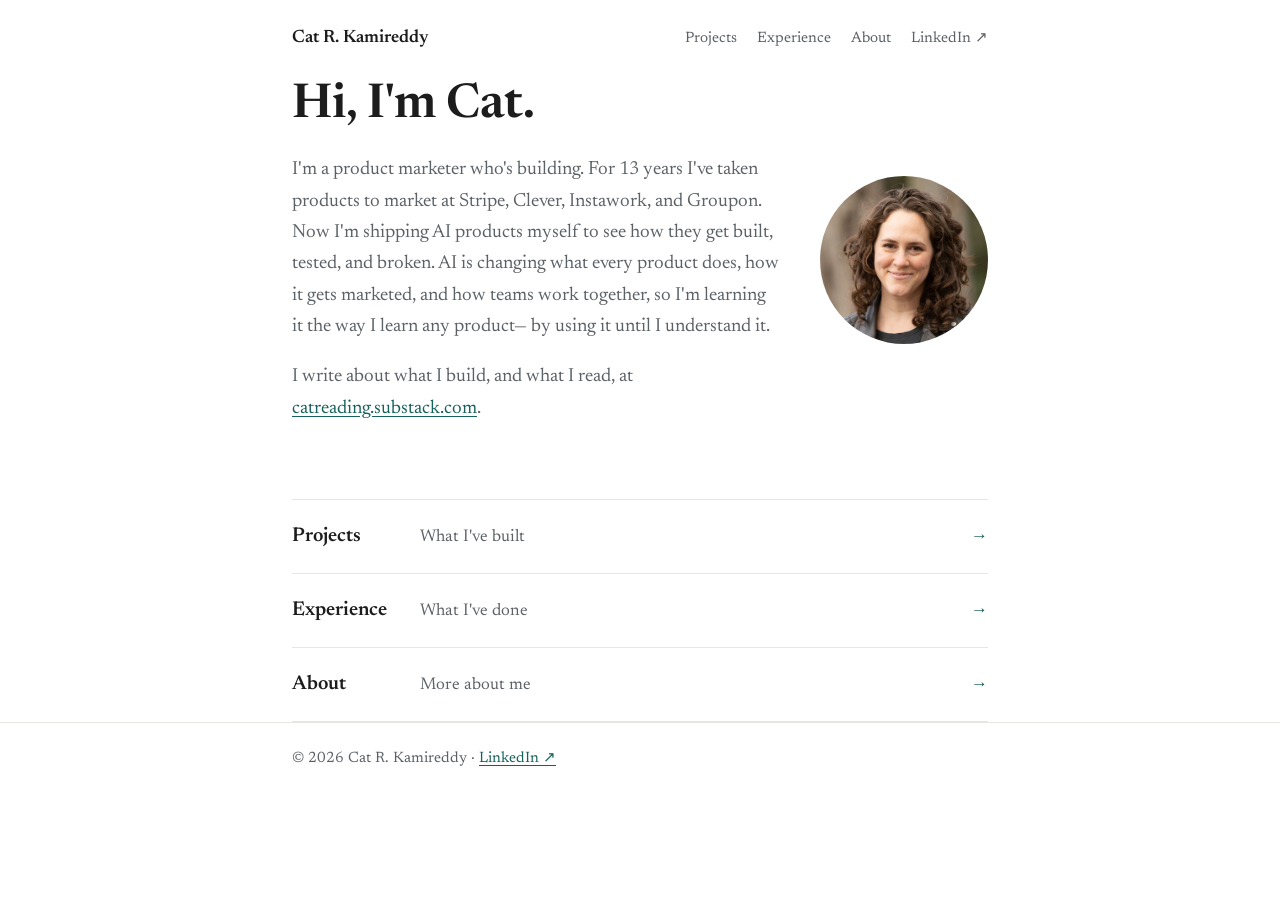
<file: index.html>
<!doctype html>
<html lang="en">
<head>
  <meta charset="utf-8">
  <meta name="viewport" content="width=device-width, initial-scale=1">
  <title>Cat R. Kamireddy</title>
  <meta name="description" content="Cat R. Kamireddy spent 13 years in product marketing and is now on a sabbatical to get hands-on with AI. Projects, experience, and background.">
  <link rel="icon" href="favicon.svg" type="image/svg+xml">
  <link rel="preconnect" href="https://fonts.googleapis.com">
  <link rel="preconnect" href="https://fonts.gstatic.com" crossorigin>
  <link rel="stylesheet" href="https://fonts.googleapis.com/css2?family=Newsreader:ital,opsz,wght@0,6..72,400..600;1,6..72,400..600&display=swap">
  <link rel="stylesheet" href="style.css">
</head>
<body>

  <!-- HEADER: identical on every page except aria-current -->
  <header class="site-header">
    <div class="container">
      <a class="site-name" href="index.html">Cat R. Kamireddy</a>
      <nav class="site-nav" aria-label="Main">
        <a href="projects.html">Projects</a>
        <a href="experience.html">Experience</a>
        <a href="about.html">About</a>
        <a href="https://www.linkedin.com/in/catkamireddy/">LinkedIn ↗</a>
      </nav>
    </div>
  </header>

  <main class="container">
    <div class="intro">
      <div>
        <h1>Hi, I'm Cat.</h1>
        <p class="lede">I'm a product marketer who's building. For 13 years I've taken products to market at Stripe, Clever, Instawork, and Groupon. Now I'm shipping AI products myself to see how they get built, tested, and broken. AI is changing what every product does, how it gets marketed, and how teams work together, so I'm learning it the way I learn any product— by using it until I understand it.</p>
        <p class="lede">I write about what I build, and what I read, at <a href="https://catreading.substack.com/">catreading.substack.com</a>.</p>
      </div>
      <img class="photo" src="images/photo.jpg" alt="Cat R. Kamireddy" width="168" height="168">
    </div>

    <ul class="home-links">
      <li><a href="projects.html"><strong>Projects</strong><span>What I've built</span></a></li>
      <li><a href="experience.html"><strong>Experience</strong><span>What I've done</span></a></li>
      <li><a href="about.html"><strong>About</strong><span>More about me</span></a></li>
    </ul>
  </main>

  <!-- FOOTER: identical on every page -->
  <footer class="site-footer">
    <div class="container">
      © 2026 Cat R. Kamireddy · <a href="https://www.linkedin.com/in/catkamireddy/">LinkedIn ↗</a>
    </div>
  </footer>

  <!-- Cloudflare Web Analytics: cookieless visit counts, read by /admin. The token is public by design. -->
  <script type='module' src='https://static.cloudflareinsights.com/beacon.min.js' data-cf-beacon='{"token": "62c23d77f9214eeeaff887e779476430"}'></script>
</body>
</html>
</file>
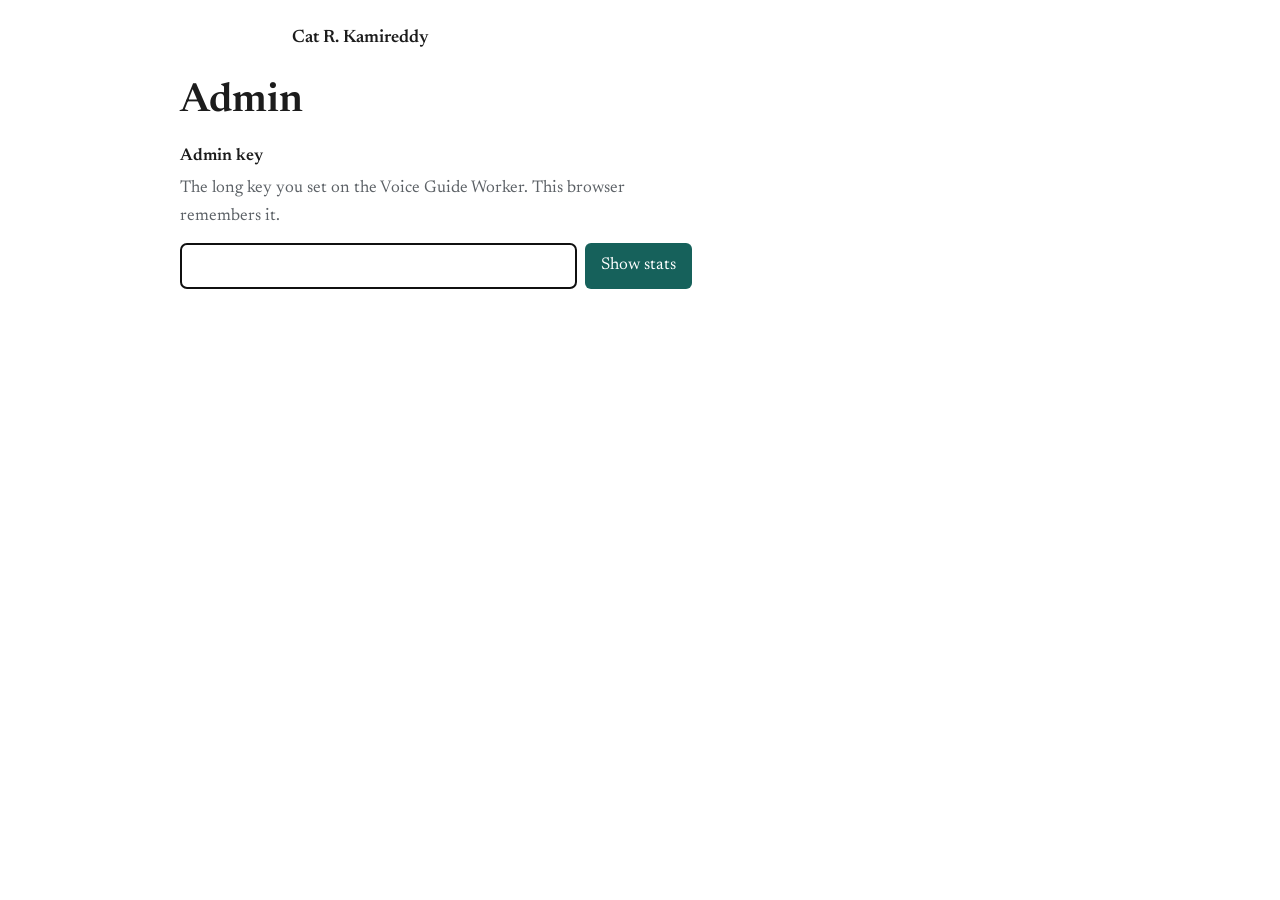
<file: admin/index.html>
<!doctype html>
<html lang="en">
<head>
  <meta charset="utf-8">
  <meta name="viewport" content="width=device-width, initial-scale=1">
  <title>Admin · Cat R. Kamireddy</title>
  <!-- Just for Cat. Keep it out of search results. The page itself holds no
       data: it asks the Voice Guide Worker, which only answers with the key. -->
  <meta name="robots" content="noindex, nofollow">
  <link rel="icon" href="../favicon.svg" type="image/svg+xml">
  <link rel="preconnect" href="https://fonts.googleapis.com">
  <link rel="preconnect" href="https://fonts.gstatic.com" crossorigin>
  <link rel="stylesheet" href="https://fonts.googleapis.com/css2?family=Newsreader:ital,opsz,wght@0,6..72,400..600;1,6..72,400..600&display=swap">
  <link rel="stylesheet" href="../style.css">
  <link rel="stylesheet" href="admin.css">
</head>
<body>

  <header class="site-header">
    <div class="container">
      <a class="site-name" href="../index.html">Cat R. Kamireddy</a>
      <nav class="site-nav" aria-label="Admin">
        <button type="button" class="link-button" id="refresh" hidden>Refresh</button>
        <button type="button" class="link-button" id="forget" hidden>Forget key</button>
      </nav>
    </div>
  </header>

  <main class="container admin">
    <h1>Admin</h1>
    <p class="muted" id="status">Loading…</p>

    <form id="key-form" class="key-form" hidden>
      <label for="key">Admin key</label>
      <p class="muted">The long key you set on the Voice Guide Worker. This browser remembers it.</p>
      <div class="key-row">
        <input id="key" type="password" autocomplete="off" spellcheck="false" required>
        <button type="submit">Show stats</button>
      </div>
      <p class="error" id="key-error" hidden></p>
    </form>

    <div id="report" hidden>
      <section>
        <h2>Worth knowing</h2>
        <ul class="notes" id="notes"></ul>
      </section>

      <section>
        <h2>Visitors</h2>
        <p class="muted" id="visitors-range"></p>
        <div id="visitors"></div>
      </section>

      <section>
        <h2>Voice Guide</h2>
        <div id="voice-guide"></div>
      </section>
    </div>
  </main>

  <div class="tooltip" id="tooltip" role="status" hidden></div>
  <script src="admin.js"></script>
</body>
</html>
</file>
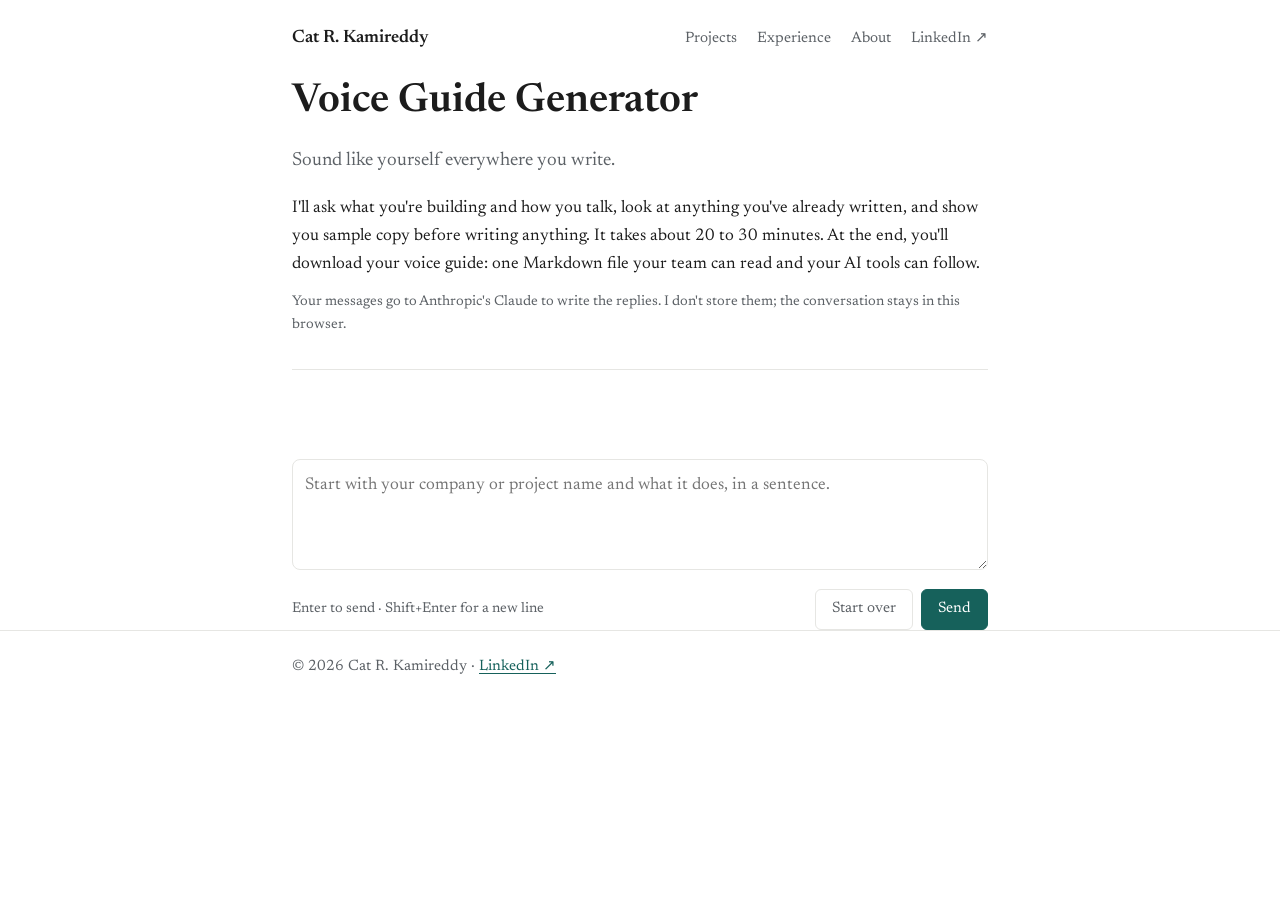
<file: voice-guide/index.html>
<!doctype html>
<html lang="en">
<head>
  <meta charset="utf-8">
  <meta name="viewport" content="width=device-width, initial-scale=1">
  <title>Voice Guide · Cat R. Kamireddy</title>
  <meta name="description" content="Answer questions in your own words and get a voice guide your team can read and your AI tools can follow.">
  <link rel="icon" href="../favicon.svg" type="image/svg+xml">
  <link rel="preconnect" href="https://fonts.googleapis.com">
  <link rel="preconnect" href="https://fonts.gstatic.com" crossorigin>
  <link rel="stylesheet" href="https://fonts.googleapis.com/css2?family=Newsreader:ital,opsz,wght@0,6..72,400..600;1,6..72,400..600&display=swap">
  <link rel="stylesheet" href="../style.css">
  <link rel="stylesheet" href="voice-guide.css">
</head>
<body>

  <header class="site-header">
    <div class="container">
      <a class="site-name" href="../index.html">Cat R. Kamireddy</a>
      <nav class="site-nav" aria-label="Main">
        <a href="../projects.html">Projects</a>
        <a href="../experience.html">Experience</a>
        <a href="../about.html">About</a>
        <a href="https://www.linkedin.com/in/catkamireddy/">LinkedIn ↗</a>
      </nav>
    </div>
  </header>

  <main class="container">
    <h1>Voice Guide Generator</h1>
    <p class="lede">Sound like yourself everywhere you write.</p>

    <div class="intro-notes">
      <p>I'll ask what you're building and how you talk, look at anything you've already written, and show you sample copy before writing anything. It takes about 20 to 30 minutes. At the end, you'll download your voice guide: one Markdown file your team can read and your AI tools can follow.</p>
      <p class="muted small">Your messages go to Anthropic's Claude to write the replies. I don't store them; the conversation stays in this browser.</p>
    </div>

    <!-- The conversation appears here. -->
    <div id="chat" class="chat" aria-live="polite"></div>

    <form id="composer" class="composer">
      <label for="input" class="visually-hidden">Your message</label>
      <!-- Cloudflare's check that you're a person, shown before the first message. -->
      <div id="turnstile-check" class="turnstile" hidden></div>
      <textarea id="input" rows="3" placeholder="Start with your company or project name and what it does, in a sentence." required></textarea>
      <div class="composer-row">
        <span class="muted small">Enter to send · Shift+Enter for a new line</span>
        <div class="composer-buttons">
          <button type="button" id="restart" class="button-quiet">Start over</button>
          <button type="submit" id="send" class="button">Send</button>
        </div>
      </div>
    </form>
  </main>

  <footer class="site-footer">
    <div class="container">
      © 2026 Cat R. Kamireddy · <a href="https://www.linkedin.com/in/catkamireddy/">LinkedIn ↗</a>
    </div>
  </footer>

  <script src="vendor/marked.min.js"></script>
  <script src="vendor/purify.min.js"></script>
  <script src="voice-guide.js"></script>
  <script src="https://challenges.cloudflare.com/turnstile/v0/api.js?render=explicit&onload=onTurnstileLoad" async defer></script>
  <!-- Cloudflare Web Analytics: cookieless visit counts, read by /admin. The token is public by design. -->
  <script type='module' src='https://static.cloudflareinsights.com/beacon.min.js' data-cf-beacon='{"token": "62c23d77f9214eeeaff887e779476430"}'></script>
</body>
</html>
</file>
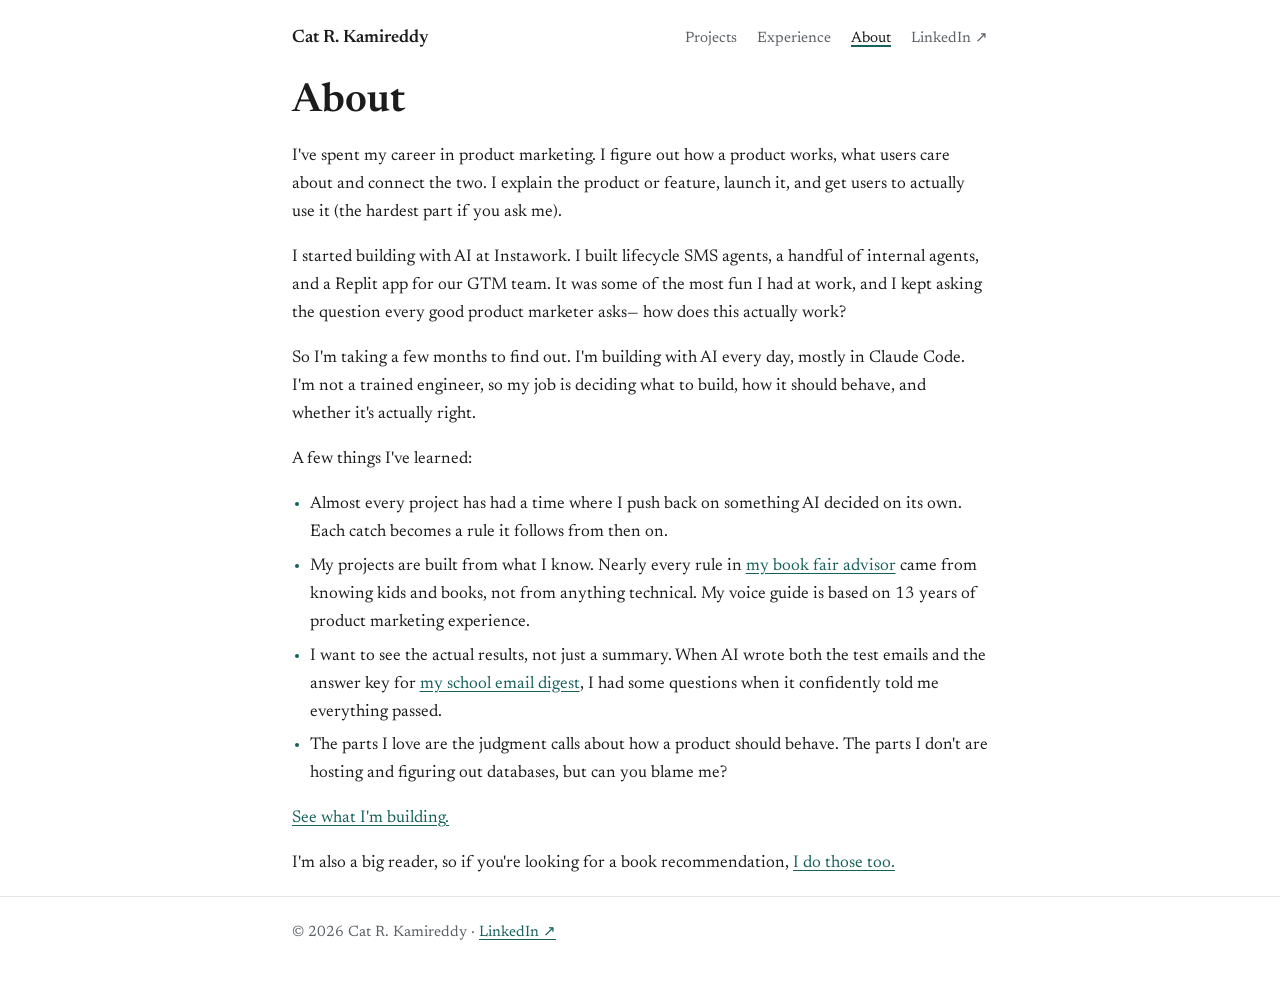
<file: about.html>
<!doctype html>
<html lang="en">
<head>
  <meta charset="utf-8">
  <meta name="viewport" content="width=device-width, initial-scale=1">
  <title>About · Cat R. Kamireddy</title>
  <meta name="description" content="Why Cat R. Kamireddy is taking a sabbatical from product marketing to build with AI, and where to find her book recommendations.">
  <link rel="icon" href="favicon.svg" type="image/svg+xml">
  <link rel="preconnect" href="https://fonts.googleapis.com">
  <link rel="preconnect" href="https://fonts.gstatic.com" crossorigin>
  <link rel="stylesheet" href="https://fonts.googleapis.com/css2?family=Newsreader:ital,opsz,wght@0,6..72,400..600;1,6..72,400..600&display=swap">
  <link rel="stylesheet" href="style.css">
</head>
<body>

  <header class="site-header">
    <div class="container">
      <a class="site-name" href="index.html">Cat R. Kamireddy</a>
      <nav class="site-nav" aria-label="Main">
        <a href="projects.html">Projects</a>
        <a href="experience.html">Experience</a>
        <a href="about.html" aria-current="page">About</a>
        <a href="https://www.linkedin.com/in/catkamireddy/">LinkedIn ↗</a>
      </nav>
    </div>
  </header>

  <main class="container">
    <h1>About</h1>

    <p>I've spent my career in product marketing. I figure out how a product works, what users care about and connect the two. I explain the product or feature, launch it, and get users to actually use it (the hardest part if you ask me).</p>

    <p>I started building with AI at Instawork. I built lifecycle SMS agents, a handful of internal agents, and a Replit app for our GTM team. It was some of the most fun I had at work, and I kept asking the question every good product marketer asks— how does this actually work?</p>

    <p>So I'm taking a few months to find out. I'm building with AI every day, mostly in Claude Code. I'm not a trained engineer, so my job is deciding what to build, how it should behave, and whether it's actually right.</p>

    <p>A few things I've learned:</p>

    <ul class="highlights">
      <li>Almost every project has had a time where I push back on something AI decided on its own. Each catch becomes a rule it follows from then on.</li>
      <li>My projects are built from what I know. Nearly every rule in <a href="https://catreading.substack.com/p/i-built-an-ai-advisor-for-my-kids">my book fair advisor</a> came from knowing kids and books, not from anything technical. My voice guide is based on 13 years of product marketing experience.</li>
      <li>I want to see the actual results, not just a summary. When AI wrote both the test emails and the answer key for <a href="https://catreading.substack.com/p/automating-the-school-email-firehose">my school email digest</a>, I had some questions when it confidently told me everything passed.</li>
      <li>The parts I love are the judgment calls about how a product should behave. The parts I don't are hosting and figuring out databases, but can you blame me?</li>
    </ul>

    <p><a href="https://catkamireddy.com/projects.html">See what I'm building.</a></p>

    <p>I'm also a big reader, so if you're looking for a book recommendation, <a href="https://catreading.substack.com/s/books">I do those too.</a></p>
  </main>

  <footer class="site-footer">
    <div class="container">
      © 2026 Cat R. Kamireddy · <a href="https://www.linkedin.com/in/catkamireddy/">LinkedIn ↗</a>
    </div>
  </footer>

  <!-- Cloudflare Web Analytics: cookieless visit counts, read by /admin. The token is public by design. -->
  <script type='module' src='https://static.cloudflareinsights.com/beacon.min.js' data-cf-beacon='{"token": "62c23d77f9214eeeaff887e779476430"}'></script>
</body>
</html>
</file>
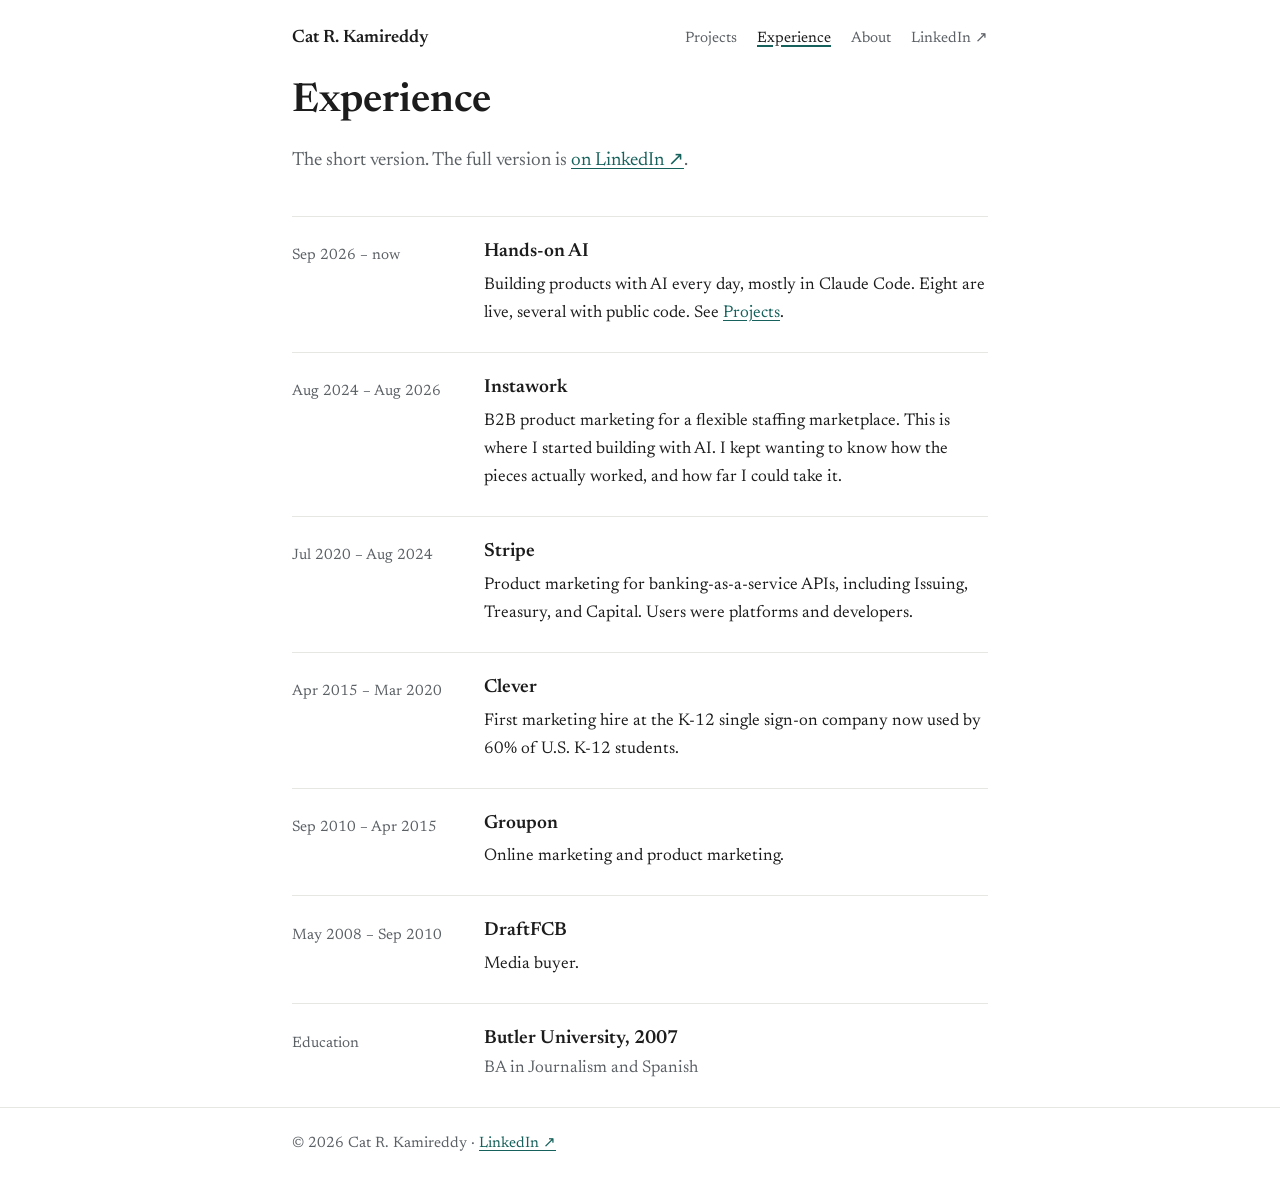
<file: experience.html>
<!doctype html>
<html lang="en">
<head>
  <meta charset="utf-8">
  <meta name="viewport" content="width=device-width, initial-scale=1">
  <title>Experience · Cat R. Kamireddy</title>
  <meta name="description" content="Cat R. Kamireddy's work experience: product marketing at Instawork, Stripe, Clever, and Groupon.">
  <link rel="icon" href="favicon.svg" type="image/svg+xml">
  <link rel="preconnect" href="https://fonts.googleapis.com">
  <link rel="preconnect" href="https://fonts.gstatic.com" crossorigin>
  <link rel="stylesheet" href="https://fonts.googleapis.com/css2?family=Newsreader:ital,opsz,wght@0,6..72,400..600;1,6..72,400..600&display=swap">
  <link rel="stylesheet" href="style.css">
</head>
<body>

  <header class="site-header">
    <div class="container">
      <a class="site-name" href="index.html">Cat R. Kamireddy</a>
      <nav class="site-nav" aria-label="Main">
        <a href="projects.html">Projects</a>
        <a href="experience.html" aria-current="page">Experience</a>
        <a href="about.html">About</a>
        <a href="https://www.linkedin.com/in/catkamireddy/">LinkedIn ↗</a>
      </nav>
    </div>
  </header>

  <main class="container">
    <h1>Experience</h1>
    <p class="lede">The short version. The full version is <a href="https://www.linkedin.com/in/catkamireddy/">on LinkedIn ↗</a>.</p>

    <!-- To add a role: copy one <div class="entry"> block. -->
    <div class="timeline">
      <div class="entry">
        <div class="dates">Sep 2026 – now</div>
        <div>
          <h3>Hands-on AI</h3>
          <p>Building products with AI every day, mostly in Claude Code. Eight are live, several with public code. See <a href="projects.html">Projects</a>.</p>
        </div>
      </div>

      <div class="entry">
        <div class="dates">Aug 2024 – Aug 2026</div>
        <div>
          <h3>Instawork</h3>
          <p>B2B product marketing for a flexible staffing marketplace. This is where I started building with AI. I kept wanting to know how the pieces actually worked, and how far I could take it.</p>
        </div>
      </div>

      <div class="entry">
        <div class="dates">Jul 2020 – Aug 2024</div>
        <div>
          <h3>Stripe</h3>
          <p>Product marketing for banking-as-a-service APIs, including Issuing, Treasury, and Capital. Users were platforms and developers.</p>
        </div>
      </div>

      <div class="entry">
        <div class="dates">Apr 2015 – Mar 2020</div>
        <div>
          <h3>Clever</h3>
          <p>First marketing hire at the K-12 single sign-on company now used by 60% of U.S. K-12 students.</p>
        </div>
      </div>

      <div class="entry">
        <div class="dates">Sep 2010 – Apr 2015</div>
        <div>
          <h3>Groupon</h3>
          <p>Online marketing and product marketing.</p>
        </div>
      </div>

      <div class="entry">
        <div class="dates">May 2008 – Sep 2010</div>
        <div>
          <h3>DraftFCB</h3>
          <p>Media buyer.</p>
        </div>
      </div>

      <div class="entry">
        <div class="dates">Education</div>
        <div>
          <h3>Butler University, 2007</h3>
          <p class="title">BA in Journalism and Spanish</p>
        </div>
      </div>
    </div>
  </main>

  <footer class="site-footer">
    <div class="container">
      © 2026 Cat R. Kamireddy · <a href="https://www.linkedin.com/in/catkamireddy/">LinkedIn ↗</a>
    </div>
  </footer>

  <!-- Cloudflare Web Analytics: cookieless visit counts, read by /admin. The token is public by design. -->
  <script type='module' src='https://static.cloudflareinsights.com/beacon.min.js' data-cf-beacon='{"token": "62c23d77f9214eeeaff887e779476430"}'></script>
</body>
</html>
</file>
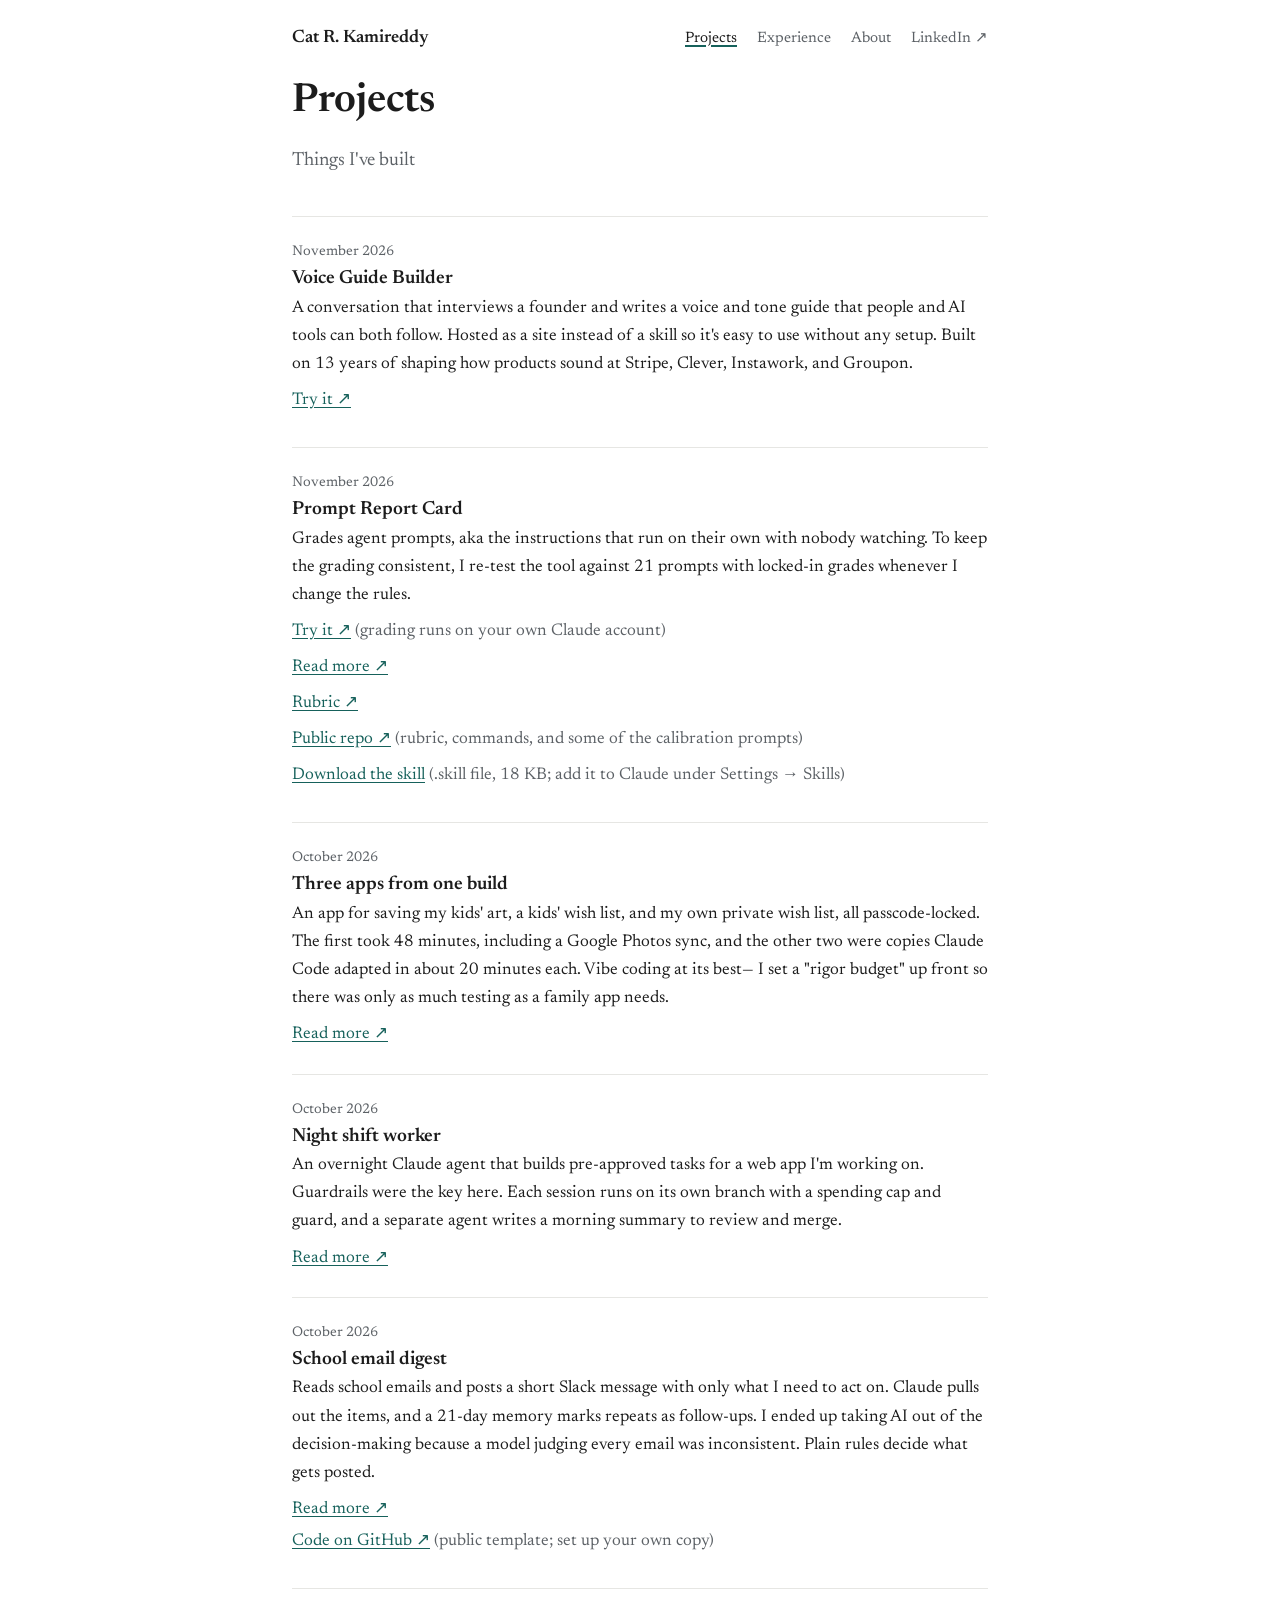
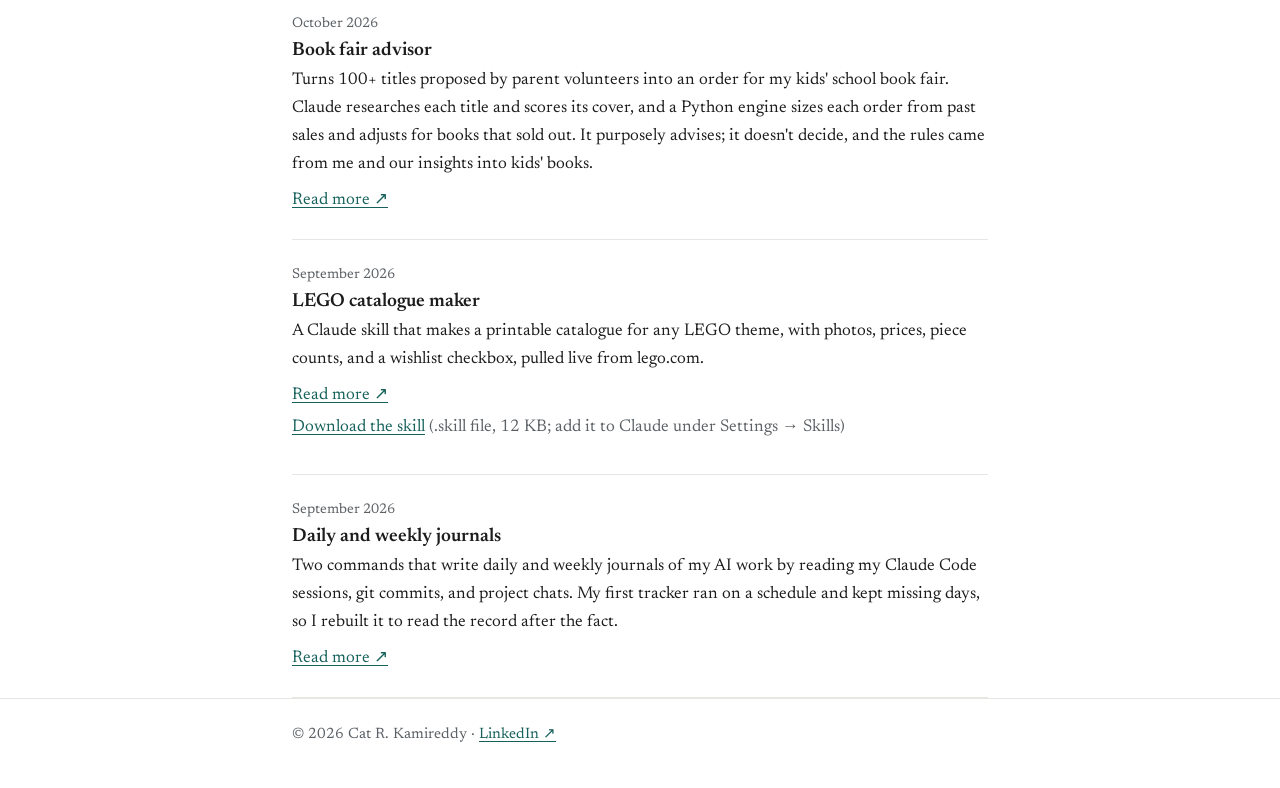
<file: projects.html>
<!doctype html>
<html lang="en">
<head>
  <meta charset="utf-8">
  <meta name="viewport" content="width=device-width, initial-scale=1">
  <title>Projects · Cat R. Kamireddy</title>
  <meta name="description" content="Things Cat R. Kamireddy has built with AI during her sabbatical.">
  <link rel="icon" href="favicon.svg" type="image/svg+xml">
  <link rel="preconnect" href="https://fonts.googleapis.com">
  <link rel="preconnect" href="https://fonts.gstatic.com" crossorigin>
  <link rel="stylesheet" href="https://fonts.googleapis.com/css2?family=Newsreader:ital,opsz,wght@0,6..72,400..600;1,6..72,400..600&display=swap">
  <link rel="stylesheet" href="style.css">
</head>
<body>

  <header class="site-header">
    <div class="container">
      <a class="site-name" href="index.html">Cat R. Kamireddy</a>
      <nav class="site-nav" aria-label="Main">
        <a href="projects.html" aria-current="page">Projects</a>
        <a href="experience.html">Experience</a>
        <a href="about.html">About</a>
        <a href="https://www.linkedin.com/in/catkamireddy/">LinkedIn ↗</a>
      </nav>
    </div>
  </header>

  <main class="container">
    <h1>Projects</h1>
    <p class="lede">Things I've built</p>

    <!-- To add a project: copy one <li class="project">…</li> block to the top and edit it.
         Links: only add one if there's something public to link to. -->
    <ul class="projects">
      <li class="project">
        <div class="meta">November 2026</div>
        <h3>Voice Guide Builder</h3>
        <p>A conversation that interviews a founder and writes a voice and tone guide that people and AI tools can both follow. Hosted as a site instead of a skill so it's easy to use without any setup. Built on 13 years of shaping how products sound at Stripe, Clever, Instawork, and Groupon.</p>
        <p><a href="voice-guide/">Try it ↗</a></p>
      </li>

      <li class="project">
        <div class="meta">November 2026</div>
        <h3>Prompt Report Card</h3>
        <p>Grades agent prompts, aka the instructions that run on their own with nobody watching. To keep the grading consistent, I re-test the tool against 21 prompts with locked-in grades whenever I change the rules.</p>
        <!-- Downloads live in downloads/. If the skill changes, run
             node build/build-skill.js in ../grading-prompts/ and copy
             dist/prompt-report-card.skill over this one. -->
        <p><a href="https://claude.ai/artifact/YWEWXd9VY5FnXwExHHhnP5">Try it ↗</a> <span class="muted">(grading runs on your own Claude account)</span></p>
        <p><a href="https://catreading.substack.com/p/grading-my-prompts-last-years-got">Read more ↗</a></p>
        <p><a href="https://claude.ai/artifact/1bdMptwZpdTxPqhgx2sxoN">Rubric ↗</a></p>
        <p><a href="https://github.com/crkamireddy/prompt-report-card-rubric">Public repo ↗</a> <span class="muted">(rubric, commands, and some of the calibration prompts)</span></p>
        <p><a href="downloads/prompt-report-card.skill" download>Download the skill</a> <span class="muted">(.skill file, 18 KB; add it to Claude under Settings → Skills)</span></p>
      </li>

      <li class="project">
        <div class="meta">October 2026</div>
        <h3>Three apps from one build</h3>
        <p>An app for saving my kids' art, a kids' wish list, and my own private wish list, all passcode-locked. The first took 48 minutes, including a Google Photos sync, and the other two were copies Claude Code adapted in about 20 minutes each. Vibe coding at its best— I set a "rigor budget" up front so there was only as much testing as a family app needs.</p>
        <a href="https://catreading.substack.com/p/three-apps-from-one-build">Read more ↗</a>
      </li>

      <li class="project">
        <div class="meta">October 2026</div>
        <h3>Night shift worker</h3>
        <p>An overnight Claude agent that builds pre-approved tasks for a web app I'm working on. Guardrails were the key here. Each session runs on its own branch with a spending cap and guard, and a separate agent writes a morning summary to review and merge.</p>
        <a href="https://catreading.substack.com/p/how-i-gave-claude-the-night-shift">Read more ↗</a>
      </li>

      <li class="project">
        <div class="meta">October 2026</div>
        <h3>School email digest</h3>
        <p>Reads school emails and posts a short Slack message with only what I need to act on. Claude pulls out the items, and a 21-day memory marks repeats as follow-ups. I ended up taking AI out of the decision-making because a model judging every email was inconsistent. Plain rules decide what gets posted.</p>
        <a href="https://catreading.substack.com/p/automating-the-school-email-firehose">Read more ↗</a>
        <p><a href="https://github.com/crkamireddy/school-email-digest">Code on GitHub ↗</a> <span class="muted">(public template; set up your own copy)</span></p>
      </li>

      <li class="project">
        <div class="meta">October 2026</div>
        <h3>Book fair advisor</h3>
        <p>Turns 100+ titles proposed by parent volunteers into an order for my kids' school book fair. Claude researches each title and scores its cover, and a Python engine sizes each order from past sales and adjusts for books that sold out. It purposely advises; it doesn't decide, and the rules came from me and our insights into kids' books.</p>
        <a href="https://catreading.substack.com/p/i-built-an-ai-advisor-for-my-kids">Read more ↗</a>
      </li>

      <li class="project">
        <div class="meta">September 2026</div>
        <h3>LEGO catalogue maker</h3>
        <p>A Claude skill that makes a printable catalogue for any LEGO theme, with photos, prices, piece counts, and a wishlist checkbox, pulled live from lego.com.</p>
        <!-- Downloads live in downloads/. If the skill changes, copy the new
             lego-catalogue.skill from ../lego/ over this one. -->
        <a href="https://catreading.substack.com/p/a-lego-catalogue-maker-so-my-kids">Read more ↗</a>
        <p><a href="downloads/lego-catalogue.skill" download>Download the skill</a> <span class="muted">(.skill file, 12 KB; add it to Claude under Settings → Skills)</span></p>
      </li>

      <li class="project">
        <div class="meta">September 2026</div>
        <h3>Daily and weekly journals</h3>
        <p>Two commands that write daily and weekly journals of my AI work by reading my Claude Code sessions, git commits, and project chats. My first tracker ran on a schedule and kept missing days, so I rebuilt it to read the record after the fact.</p>
        <a href="https://catreading.substack.com/p/a-journal-that-writes-itself">Read more ↗</a>
      </li>
    </ul>
  </main>

  <footer class="site-footer">
    <div class="container">
      © 2026 Cat R. Kamireddy · <a href="https://www.linkedin.com/in/catkamireddy/">LinkedIn ↗</a>
    </div>
  </footer>

  <!-- Cloudflare Web Analytics: cookieless visit counts, read by /admin. The token is public by design. -->
  <script type='module' src='https://static.cloudflareinsights.com/beacon.min.js' data-cf-beacon='{"token": "62c23d77f9214eeeaff887e779476430"}'></script>
</body>
</html>
</file>
<file: style.css>
/* ==========================================================
   Shared styles for every page on the site.
   Change a value here and all four pages update.
   ========================================================== */

/* ---------- 1. Design tokens ----------
   "Tokens" are named values reused everywhere below.
   To change the look, start here. */
:root {
  --bg: #ffffff;
  --text: #1c1c1c;        /* near-black body text */
  --muted: #5c6166;       /* secondary text: dates, captions */
  --accent: #16615b;      /* deep teal: links, small highlights */
  --line: #e6e6e3;        /* hairline dividers */

  /* Newsreader for headings and body, loaded from Google Fonts by the
     <link> tags in each page's <head>. Georgia is the fallback if it
     doesn't load. */
  --serif: "Newsreader", Georgia, serif;
  --width: 46rem;         /* max width of the content column */
}

/* Dark mode: same token names, different values.
   The browser picks this automatically from the visitor's OS setting. */
@media (prefers-color-scheme: dark) {
  :root {
    --bg: #141615;
    --text: #e9e9e6;
    --muted: #a3a8a6;
    --accent: #7cc8bb;
    --line: #2b2f2e;
  }
}

/* ---------- 2. Base ---------- */
* { box-sizing: border-box; }

body {
  margin: 0;
  background: var(--bg);
  color: var(--text);
  font-family: var(--serif);
  font-size: 1.0625rem;
  line-height: 1.65;
}

/* Centers the content in a readable column with a side gutter. */
.container {
  max-width: var(--width);
  margin: 0 auto;
  padding: 0 1.25rem;
}

h1, h2, h3 {
  font-family: var(--serif);
  font-weight: 600;
  line-height: 1.2;
}
h1 { font-size: 2.5rem; margin: 0 0 1rem; }
h2 { font-size: 1.5rem; margin: 3rem 0 1rem; }
h3 { font-size: 1.1875rem; margin: 0 0 0.25rem; }

a { color: var(--accent); text-underline-offset: 3px; }
a:hover { text-decoration-thickness: 2px; }

/* Visible outline for keyboard users (Tab key). */
a:focus-visible {
  outline: 2px solid var(--accent);
  outline-offset: 3px;
  border-radius: 2px;
}

.muted { color: var(--muted); }

/* ---------- 3. Header and nav (same on every page) ---------- */
.site-header { padding: 1.5rem 0; }
.site-header .container {
  display: flex;
  flex-wrap: wrap;          /* lets nav drop below the name on phones */
  justify-content: space-between;
  align-items: baseline;
  gap: 0.5rem 1.5rem;
}
.site-name {
  font-family: var(--serif);
  font-size: 1.125rem;
  font-weight: 600;
  color: var(--text);
  text-decoration: none;
}
.site-nav {
  display: flex;
  flex-wrap: wrap;
  gap: 1.25rem;
  font-size: 0.9375rem;
}
.site-nav a {
  color: var(--muted);
  text-decoration: none;
}
.site-nav a:hover { color: var(--text); }
/* aria-current="page" marks the page you're on; style it as active. */
.site-nav a[aria-current="page"] {
  color: var(--text);
  text-decoration: underline;
  text-decoration-color: var(--accent);
  text-decoration-thickness: 2px;
}

/* ---------- 4. Main content ---------- */
main { padding: 3rem 0 4rem; }

.lede {
  font-size: 1.1875rem;
  color: var(--muted);
}

/* Home page intro: text on the left, photo on the right.
   On phones the photo stacks on top (see media query below). */
.intro {
  display: grid;
  grid-template-columns: 1fr auto;
  gap: 2.5rem;
  align-items: center;
}
.intro h1 { font-size: 3rem; }

.photo {
  width: 168px;
  height: 168px;
  border-radius: 50%;
  object-fit: cover;
  background: var(--line);  /* gray circle until the photo exists */
}

/* Home page: list of links to the other pages. */
.home-links {
  list-style: none;
  padding: 0;
  margin: 3.5rem 0 0;
  border-top: 1px solid var(--line);
}
.home-links a {
  display: flex;
  justify-content: space-between;
  align-items: baseline;
  gap: 1rem;
  padding: 1.25rem 0;
  border-bottom: 1px solid var(--line);
  color: var(--text);
  text-decoration: none;
}
.home-links strong {
  font-family: var(--serif);
  font-size: 1.25rem;
  font-weight: 600;
  min-width: 7rem;
}
.home-links span { color: var(--muted); flex: 1; }
.home-links a::after { content: "→"; color: var(--accent); }
.home-links a:hover strong { color: var(--accent); }

/* Projects: one entry per project, separated by hairlines. */
.projects {
  list-style: none;
  padding: 0;
  margin: 2.5rem 0 0;
  border-top: 1px solid var(--line);
}
.project {
  padding: 1.5rem 0;
  border-bottom: 1px solid var(--line);
}
.project .meta {
  color: var(--muted);
  font-size: 0.875rem;
  margin-bottom: 0.25rem;
}
.project p { margin: 0.25rem 0 0.5rem; }

/* Experience: dates in a narrow left column, details on the right. */
.timeline { margin-top: 2.5rem; }
.entry {
  display: grid;
  grid-template-columns: 10.5rem 1fr;
  gap: 0.25rem 1.5rem;
  padding: 1.5rem 0;
  border-top: 1px solid var(--line);
}
.entry .dates {
  color: var(--muted);
  font-size: 0.9375rem;
  padding-top: 0.2rem;
  white-space: nowrap;   /* keep "Aug 2024 – Aug 2026" on one line */
}
.entry .title { color: var(--muted); margin: 0; }
.entry p { margin: 0.5rem 0 0; }
.highlights { margin: 0.5rem 0 0; padding-left: 1.1rem; }
.highlights li { margin-bottom: 0.35rem; }
.highlights li::marker { color: var(--accent); }

/* ---------- 5. Footer ---------- */
.site-footer {
  border-top: 1px solid var(--line);
  padding: 1.5rem 0 2.5rem;
  color: var(--muted);
  font-size: 0.9375rem;
}

/* ---------- 6. Phones ----------
   Below 600px wide, collapse two-column layouts into one. */
@media (max-width: 600px) {
  h1, .intro h1 { font-size: 2.25rem; }
  .intro { grid-template-columns: 1fr; gap: 1.5rem; }
  .intro .photo { order: -1; width: 120px; height: 120px; }
  .entry { grid-template-columns: 1fr; }
  .entry .dates { padding-top: 0; }
  .home-links a { flex-wrap: wrap; }
  .home-links span { flex-basis: 100%; order: 3; }
}
</file>
<file: admin/admin.css>
/* The /admin page. Colors and fonts come from ../style.css. */

.admin { --width: 60rem; max-width: var(--width); }
.admin section { margin-top: 1rem; }
.admin h2 { margin-top: 2.5rem; }
.admin h3 { margin: 2rem 0 0.75rem; font-size: 1.125rem; }

.link-button {
  font: inherit;
  color: var(--muted);
  background: none;
  border: 0;
  padding: 0;
  cursor: pointer;
}
.link-button:hover { color: var(--text); }

/* Key form */
.key-form { max-width: 32rem; }
.key-form label { font-weight: 600; }
.key-form p { margin: 0.25rem 0 0.75rem; }
.key-row { display: flex; gap: 0.5rem; flex-wrap: wrap; }
.key-row input {
  flex: 1 1 14rem;
  font: inherit;
  padding: 0.5rem 0.75rem;
  border: 1px solid var(--line);
  border-radius: 6px;
  background: var(--bg);
  color: var(--text);
}
.key-row button, .key-form button {
  font: inherit;
  padding: 0.5rem 1rem;
  border: 0;
  border-radius: 6px;
  background: var(--accent);
  color: var(--bg);
  cursor: pointer;
}
.error { color: #b3261e; }
@media (prefers-color-scheme: dark) { .error { color: #f2b8b5; } }

/* Stat tiles */
.tiles {
  display: grid;
  grid-template-columns: repeat(auto-fit, minmax(10rem, 1fr));
  gap: 0.75rem;
  margin: 1rem 0;
}
.tile {
  border: 1px solid var(--line);
  border-radius: 8px;
  padding: 0.75rem 1rem;
}
.tile .value { font-size: 1.75rem; font-weight: 600; line-height: 1.2; }
.tile .label { color: var(--muted); font-size: 0.9375rem; }
.tile .sub { color: var(--muted); font-size: 0.8125rem; }

/* Bar charts */
.chart { width: 100%; height: auto; display: block; overflow: visible; }
.chart .bar { fill: var(--accent); }
.chart .bar.dim { opacity: 0.35; }
.chart .hit { fill: transparent; cursor: default; }
.chart .hit:hover + .bar, .chart .bar:hover { opacity: 0.8; }
.chart .axis { stroke: var(--line); stroke-width: 1; }
.chart .grid { stroke: var(--line); stroke-width: 1; stroke-dasharray: 2 4; }
.chart text { fill: var(--muted); font-size: 11px; font-family: inherit; }
.chart-title { margin: 1.5rem 0 0.5rem; font-weight: 600; }
/* The chart shrinks to fit a phone, and its text with it. Draw text bigger so
   it lands at a readable size. */
@media (max-width: 40rem) { .chart text { font-size: 20px; } }

.tooltip {
  position: fixed;
  z-index: 10;
  pointer-events: none;
  background: var(--text);
  color: var(--bg);
  padding: 0.35rem 0.6rem;
  border-radius: 6px;
  font-size: 0.875rem;
  white-space: nowrap;
}

/* Tables */
.tables { display: grid; grid-template-columns: repeat(auto-fit, minmax(16rem, 1fr)); gap: 0 2rem; }
.table-wrap { overflow-x: auto; }
table { width: 100%; border-collapse: collapse; font-size: 0.9375rem; }
th, td { text-align: left; padding: 0.35rem 0.5rem 0.35rem 0; border-bottom: 1px solid var(--line); }
th { color: var(--muted); font-weight: 400; }
td.num, th.num { text-align: right; font-variant-numeric: tabular-nums; }
td.name { word-break: break-all; }

.notes { padding-left: 1.1rem; }
.notes li { margin-bottom: 0.4rem; }
.notes li::marker { color: var(--accent); }

.note-box {
  border: 1px dashed var(--line);
  border-radius: 8px;
  padding: 0.75rem 1rem;
}
.note-box code { font-size: 0.875em; }
</file>
<file: voice-guide/voice-guide.css>
/* Styles for the Voice Guide page only. Colors and fonts come from
   the tokens in ../style.css, so dark mode works automatically. */

.small { font-size: 0.875rem; }
.intro-notes p { margin: 0 0 0.75rem; }

.visually-hidden {
  position: absolute;
  width: 1px; height: 1px;
  overflow: hidden;
  clip: rect(0 0 0 0);
  white-space: nowrap;
}

/* ---------- Conversation ---------- */
.chat {
  margin: 2rem 0 1rem;
  border-top: 1px solid var(--line);
}
.message {
  padding: 1rem 0;
  border-bottom: 1px solid var(--line);
  overflow-wrap: anywhere;
}
.message .who {
  font-size: 0.8125rem;
  color: var(--muted);
  margin-bottom: 0.25rem;
}
.message.user .body { white-space: pre-wrap; }
.message .body > :first-child { margin-top: 0; }
.message .body > :last-child { margin-bottom: 0; }
.message .body p { margin: 0 0 0.75rem; }
.message .body ul, .message .body ol { margin: 0 0 0.75rem; padding-left: 1.25rem; }
.message .body blockquote {
  margin: 0 0 0.75rem;
  padding-left: 0.9rem;
  border-left: 3px solid var(--line);
  color: var(--muted);
}
.message .body h1, .message .body h2, .message .body h3, .message .body h4 {
  font-size: 1.0625rem;
  margin: 1rem 0 0.5rem;
}
/* Wide tables scroll inside the message instead of widening the page. */
.message .body .table-wrap { overflow-x: auto; margin: 0 0 0.75rem; }
.message .body table { border-collapse: collapse; font-size: 0.9375rem; }
.message .body th, .message .body td {
  border: 1px solid var(--line);
  padding: 0.35rem 0.6rem;
  text-align: left;
  vertical-align: top;
}
.message .body code { font-size: 0.9em; }

.status { color: var(--muted); font-style: italic; }
.error-note { color: #b3261e; }
@media (prefers-color-scheme: dark) { .error-note { color: #f2b8b5; } }

/* ---------- The finished guide ---------- */
.guide-card {
  margin: 0.5rem 0 1rem;
  padding: 1rem 1.25rem;
  border: 1px solid var(--accent);
  border-radius: 8px;
}
.guide-card strong { font-family: var(--serif); font-size: 1.125rem; }
.guide-card .composer-buttons { margin: 0.75rem 0 0.5rem; }
.guide-card details { margin-top: 0.5rem; }
.guide-card summary { cursor: pointer; color: var(--accent); }

/* ---------- Message box ---------- */
.composer textarea {
  width: 100%;
  font: inherit;
  color: var(--text);
  background: var(--bg);
  border: 1px solid var(--line);
  border-radius: 8px;
  padding: 0.75rem;
  resize: vertical;
}
.composer textarea:focus-visible { outline: 2px solid var(--accent); outline-offset: 1px; }
.composer-row {
  display: flex;
  flex-wrap: wrap;
  justify-content: space-between;
  align-items: center;
  gap: 0.5rem 1rem;
  margin-top: 0.5rem;
}
.composer-buttons { display: flex; gap: 0.5rem; }
.turnstile { margin-bottom: 0.5rem; min-height: 65px; }
.turnstile[hidden] { display: none; }

.button, .button-quiet {
  font: inherit;
  font-size: 0.9375rem;
  border-radius: 6px;
  padding: 0.45rem 1rem;
  cursor: pointer;
}
.button { background: var(--accent); color: var(--bg); border: 1px solid var(--accent); }
.button-quiet { background: transparent; color: var(--muted); border: 1px solid var(--line); }
.button:disabled { opacity: 0.5; cursor: default; }
.button:focus-visible, .button-quiet:focus-visible { outline: 2px solid var(--accent); outline-offset: 2px; }
</file>
